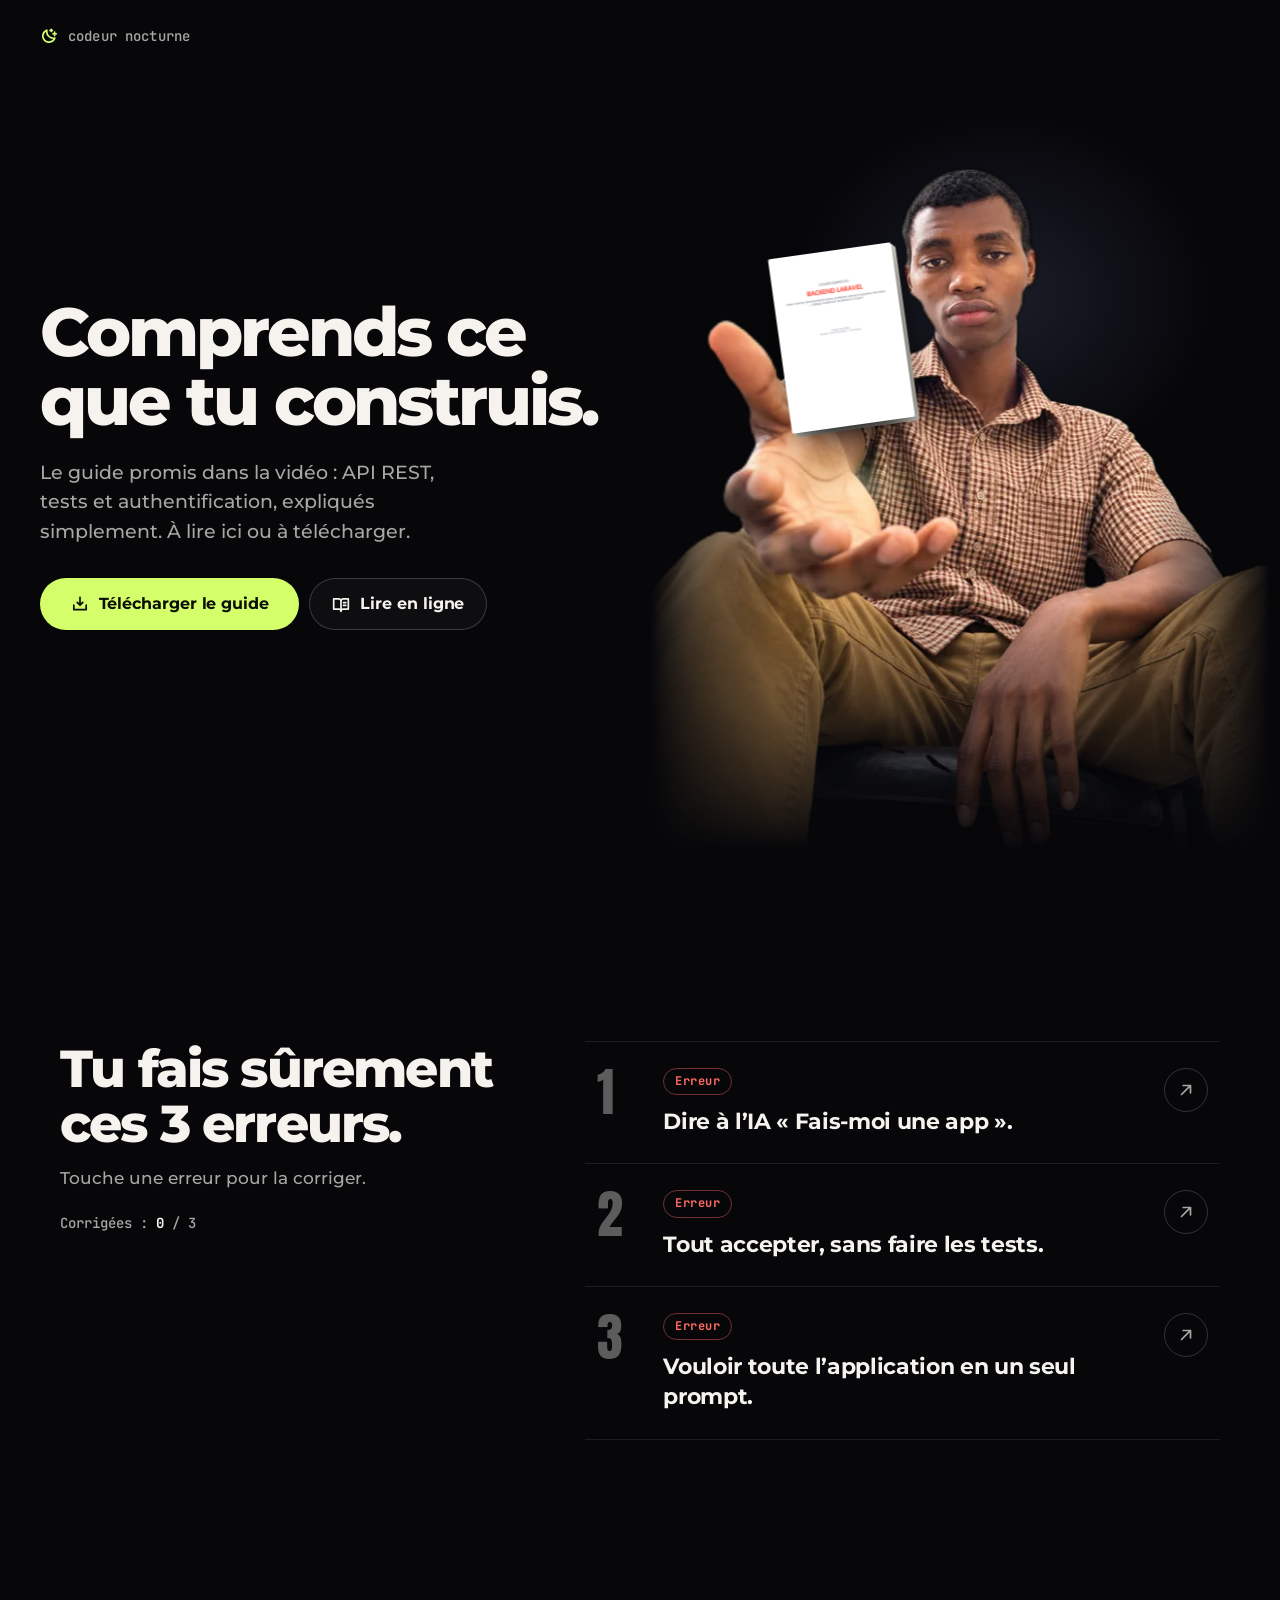
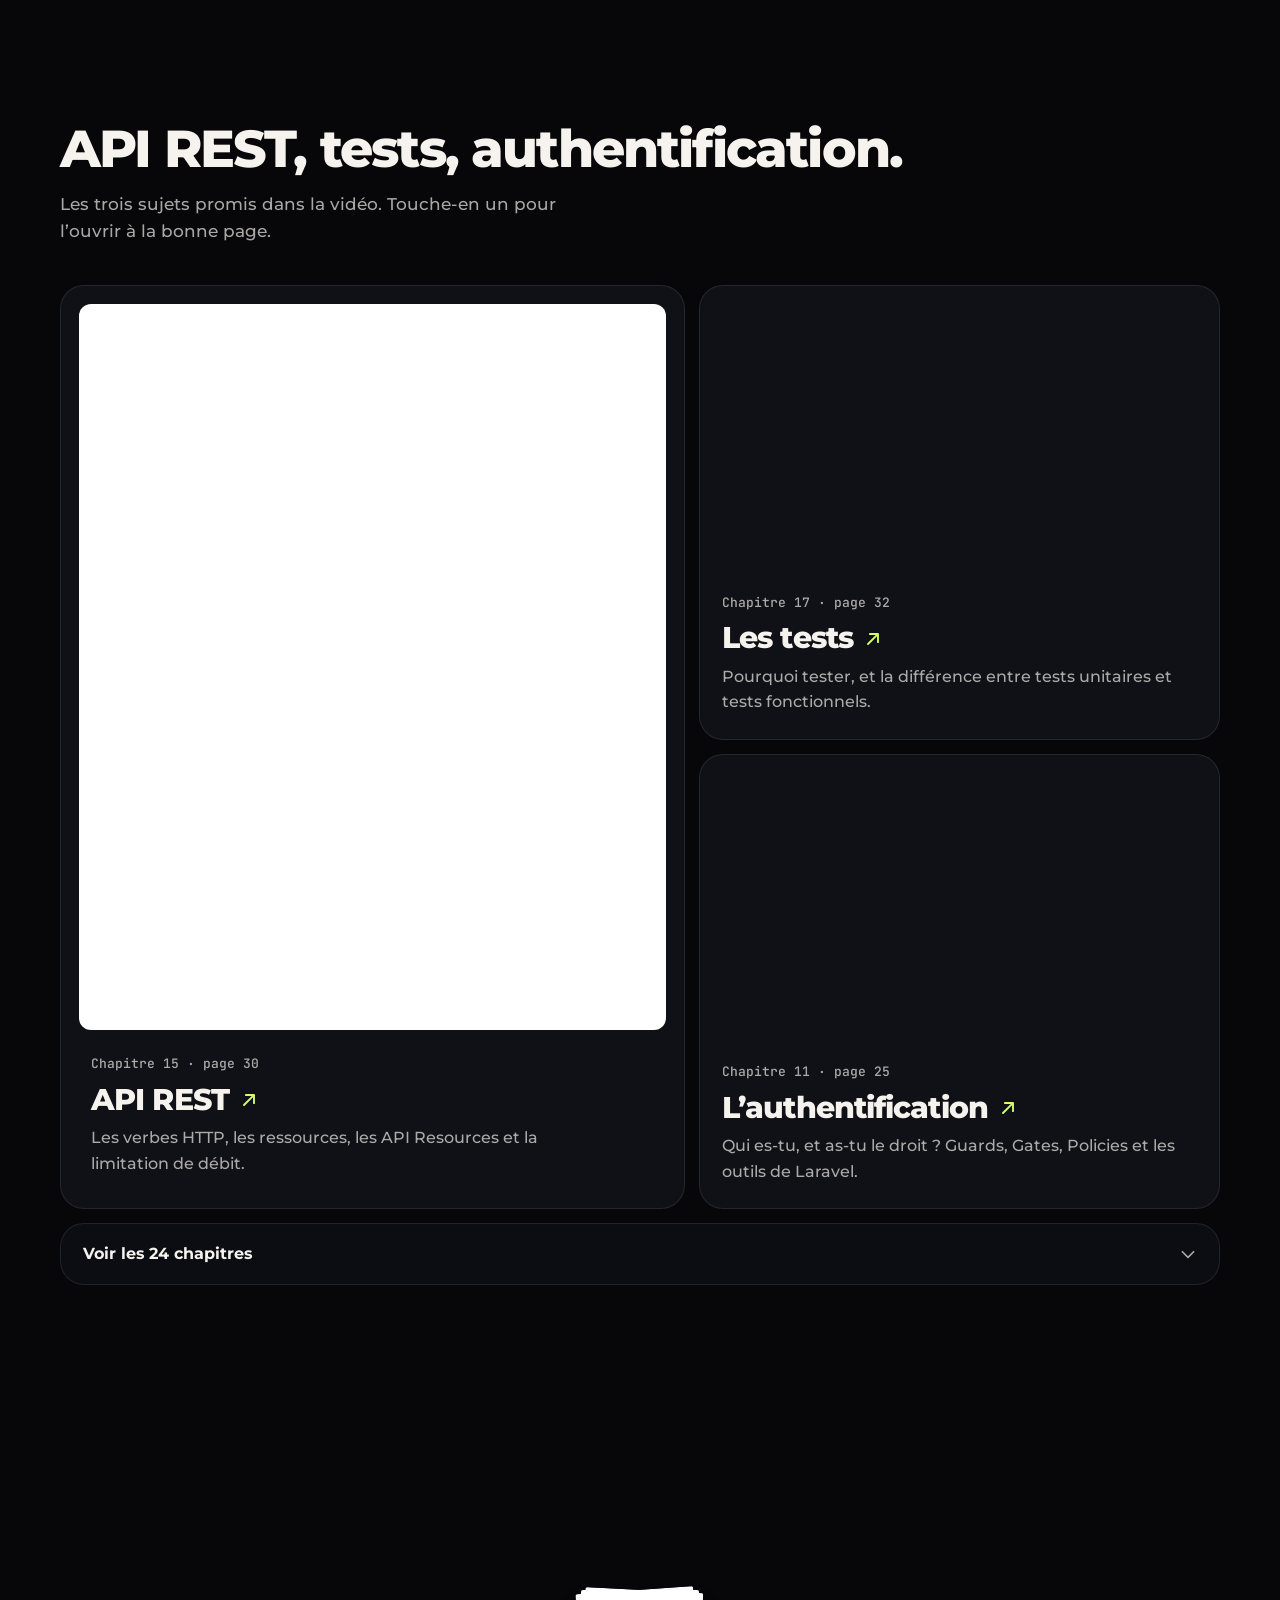
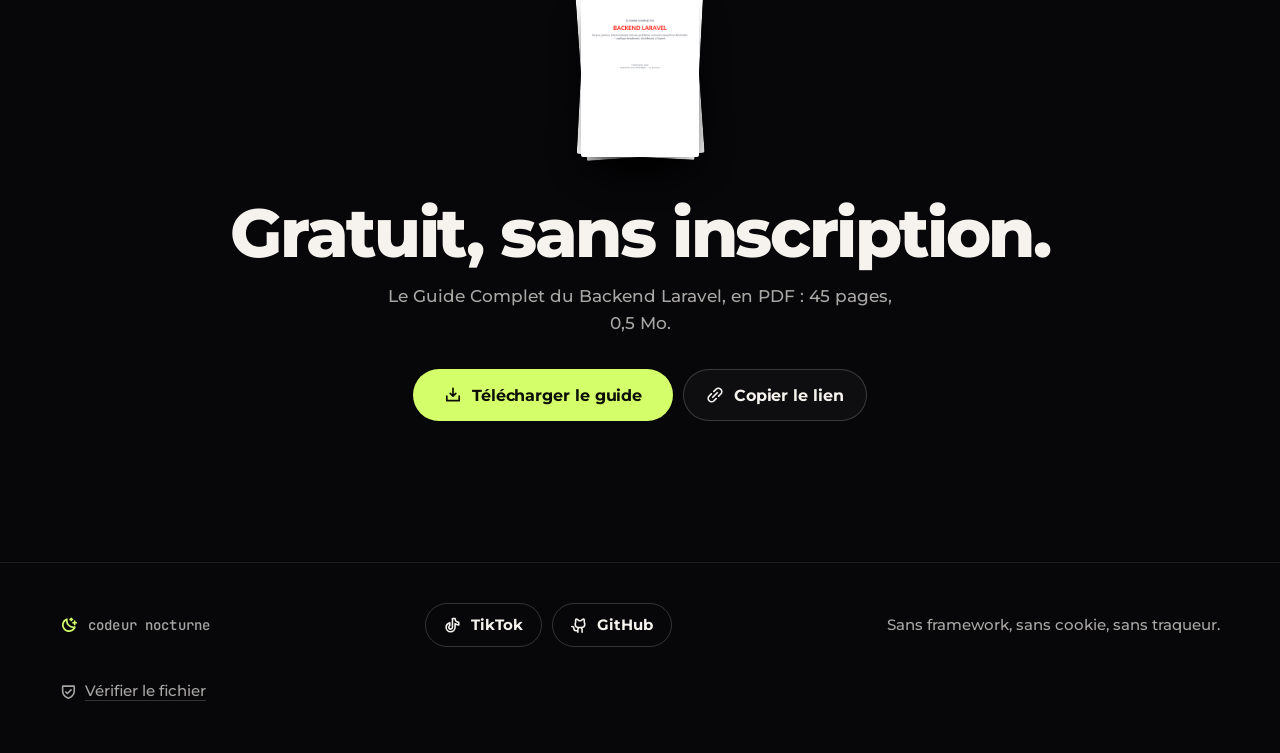
<file: index.html>
<!doctype html>
<html lang="fr">
<head>
  <meta charset="utf-8">
  <meta http-equiv="Content-Security-Policy" content="default-src 'none'; script-src 'self'; style-src 'self'; img-src 'self'; font-src 'self'; connect-src 'none'; frame-src 'none'; object-src 'none'; manifest-src 'none'; base-uri 'none'; form-action 'none'; require-trusted-types-for 'script'; trusted-types 'none'; upgrade-insecure-requests">
  <meta name="referrer" content="strict-origin-when-cross-origin">
  <meta name="viewport" content="width=device-width, initial-scale=1, viewport-fit=cover">
  <title>Comprends ce que tu construis | Codeur Nocturne</title>
  <meta name="description" content="Le guide promis dans la vidéo : API REST, tests et authentification expliqués simplement. 45 pages, gratuit, sans inscription.">
  <meta name="color-scheme" content="dark">
  <meta name="theme-color" content="#07070a">
  <link rel="canonical" href="https://doc-codeur-nocturne.vercel.app/">

  <meta property="og:type" content="website">
  <meta property="og:locale" content="fr_FR">
  <meta property="og:site_name" content="Codeur Nocturne">
  <meta property="og:title" content="Comprends ce que tu construis">
  <meta property="og:description" content="Le guide gratuit promis dans la vidéo : API REST, tests et authentification. 45 pages, sans inscription.">
  <meta property="og:url" content="https://doc-codeur-nocturne.vercel.app/">
  <meta property="og:image" content="https://doc-codeur-nocturne.vercel.app/og.jpg">
  <meta property="og:image:width" content="1200">
  <meta property="og:image:height" content="630">
  <meta property="og:image:alt" content="Codeur Nocturne tend la main, le guide flotte au-dessus de sa paume.">
  <meta name="twitter:card" content="summary_large_image">

  <link rel="icon" href="favicon.svg" type="image/svg+xml">
  <link rel="apple-touch-icon" href="apple-touch-icon.png">
  <link rel="preload" href="assets/fonts/montserrat.woff2" as="font" type="font/woff2" crossorigin>
  <link rel="preload" as="image" href="assets/img/codeur-nocturne-860.webp" imagesrcset="assets/img/codeur-nocturne-640.webp 640w, assets/img/codeur-nocturne-860.webp 860w, assets/img/codeur-nocturne.webp 1086w" imagesizes="(min-width: 960px) 44vw, 118vw" fetchpriority="high">
  <link rel="stylesheet" href="assets/css/site.css">
  <script src="assets/js/site.js" defer></script>
</head>
<body>
  <a class="skip" href="#contenu">Aller au contenu</a>

  <svg class="sprite" aria-hidden="true" focusable="false">
    <symbol id="i-moon" viewBox="0 0 256 256"><path d="M244,96a12,12,0,0,1-12,12H220v12a12,12,0,0,1-24,0V108H184a12,12,0,0,1,0-24h12V72a12,12,0,0,1,24,0V84h12A12,12,0,0,1,244,96ZM144,60h4v4a12,12,0,0,0,24,0V60h4a12,12,0,0,0,0-24h-4V32a12,12,0,0,0-24,0v4h-4a12,12,0,0,0,0,24Zm75.81,90.38A12,12,0,0,1,222,162.3,100,100,0,1,1,93.7,34a12,12,0,0,1,15.89,13.6A85.12,85.12,0,0,0,108,64a84.09,84.09,0,0,0,84,84,85.22,85.22,0,0,0,16.37-1.59A12,12,0,0,1,219.81,150.38ZM190,172A108.13,108.13,0,0,1,84,66,76,76,0,1,0,190,172Z"/></symbol>
    <symbol id="i-download" viewBox="0 0 256 256"><path d="M228,144v64a12,12,0,0,1-12,12H40a12,12,0,0,1-12-12V144a12,12,0,0,1,24,0v52H204V144a12,12,0,0,1,24,0Zm-108.49,8.49a12,12,0,0,0,17,0l40-40a12,12,0,0,0-17-17L140,115V32a12,12,0,0,0-24,0v83L96.49,95.51a12,12,0,0,0-17,17Z"/></symbol>
    <symbol id="i-book" viewBox="0 0 256 256"><path d="M232,44H160a43.86,43.86,0,0,0-32,13.85A43.86,43.86,0,0,0,96,44H24A12,12,0,0,0,12,56V200a12,12,0,0,0,12,12H96a20,20,0,0,1,20,20,12,12,0,0,0,24,0,20,20,0,0,1,20-20h72a12,12,0,0,0,12-12V56A12,12,0,0,0,232,44ZM96,188H36V68H96a20,20,0,0,1,20,20V192.81A43.79,43.79,0,0,0,96,188Zm124,0H160a43.71,43.71,0,0,0-20,4.83V88a20,20,0,0,1,20-20h60ZM164,96h32a12,12,0,0,1,0,24H164a12,12,0,0,1,0-24Zm44,52a12,12,0,0,1-12,12H164a12,12,0,0,1,0-24h32A12,12,0,0,1,208,148Z"/></symbol>
    <symbol id="i-check" viewBox="0 0 256 256"><path d="M232.49,80.49l-128,128a12,12,0,0,1-17,0l-56-56a12,12,0,1,1,17-17L96,183,215.51,63.51a12,12,0,0,1,17,17Z"/></symbol>
    <symbol id="i-arrow" viewBox="0 0 256 256"><path d="M204,64V168a12,12,0,0,1-24,0V93L72.49,200.49a12,12,0,0,1-17-17L163,76H88a12,12,0,0,1,0-24H192A12,12,0,0,1,204,64Z"/></symbol>
    <symbol id="i-caret" viewBox="0 0 256 256"><path d="M216.49,104.49l-80,80a12,12,0,0,1-17,0l-80-80a12,12,0,0,1,17-17L128,159l71.51-71.52a12,12,0,0,1,17,17Z"/></symbol>
    <symbol id="i-link" viewBox="0 0 256 256"><path d="M87.5,151.52l64-64a12,12,0,0,1,17,17l-64,64a12,12,0,0,1-17-17Zm131-114a60.08,60.08,0,0,0-84.87,0L103.51,67.61a12,12,0,0,0,17,17l30.07-30.06a36,36,0,0,1,50.93,50.92L171.4,135.52a12,12,0,1,0,17,17l30.08-30.06A60.09,60.09,0,0,0,218.45,37.55ZM135.52,171.4l-30.07,30.08a36,36,0,0,1-50.92-50.93l30.06-30.07a12,12,0,0,0-17-17L37.55,133.58a60,60,0,0,0,84.88,84.87l30.06-30.07a12,12,0,0,0-17-17Z"/></symbol>
    <symbol id="i-x" viewBox="0 0 256 256"><path d="M208.49,191.51a12,12,0,0,1-17,17L128,145,64.49,208.49a12,12,0,0,1-17-17L111,128,47.51,64.49a12,12,0,0,1,17-17L128,111l63.51-63.52a12,12,0,0,1,17,17L145,128Z"/></symbol>
    <symbol id="i-zoom-in" viewBox="0 0 256 256"><path d="M156,112a12,12,0,0,1-12,12H124v20a12,12,0,0,1-24,0V124H80a12,12,0,0,1,0-24h20V80a12,12,0,0,1,24,0v20h20A12,12,0,0,1,156,112Zm76.49,120.49a12,12,0,0,1-17,0L168,185a92.12,92.12,0,1,1,17-17l47.54,47.53A12,12,0,0,1,232.49,232.49ZM112,180a68,68,0,1,0-68-68A68.08,68.08,0,0,0,112,180Z"/></symbol>
    <symbol id="i-zoom-out" viewBox="0 0 256 256"><path d="M156,112a12,12,0,0,1-12,12H80a12,12,0,0,1,0-24h64A12,12,0,0,1,156,112Zm76.49,120.49a12,12,0,0,1-17,0L168,185a92.12,92.12,0,1,1,17-17l47.54,47.53A12,12,0,0,1,232.49,232.49ZM112,180a68,68,0,1,0-68-68A68.08,68.08,0,0,0,112,180Z"/></symbol>
    <symbol id="i-tiktok" viewBox="0 0 256 256"><path d="M224,68a44.05,44.05,0,0,1-44-44,12,12,0,0,0-12-12H128a12,12,0,0,0-12,12V156a16,16,0,1,1-22.85-14.47A12,12,0,0,0,100,130.69V88A12,12,0,0,0,85.9,76.19a79.35,79.35,0,0,0-47.08,27.74A81.84,81.84,0,0,0,20,156a80,80,0,0,0,160,0V122.67A107.47,107.47,0,0,0,224,132a12,12,0,0,0,12-12V80A12,12,0,0,0,224,68Zm-12,39.15a83.05,83.05,0,0,1-37-14.91A12,12,0,0,0,156,102v54a56,56,0,0,1-112,0,57.86,57.86,0,0,1,32-51.56V124a40,40,0,1,0,64,32V36h17.06A68.21,68.21,0,0,0,212,90.94Z"/></symbol>
    <symbol id="i-github" viewBox="0 0 256 256"><path d="M212.62,75.17A63.7,63.7,0,0,0,206.39,26,12,12,0,0,0,196,20a63.71,63.71,0,0,0-50,24H126A63.71,63.71,0,0,0,76,20a12,12,0,0,0-10.39,6,63.7,63.7,0,0,0-6.23,49.17A61.5,61.5,0,0,0,52,104v8a60.1,60.1,0,0,0,45.76,58.28A43.66,43.66,0,0,0,92,192v4H76a20,20,0,0,1-20-20,44.05,44.05,0,0,0-44-44,12,12,0,0,0,0,24,20,20,0,0,1,20,20,44.05,44.05,0,0,0,44,44H92v12a12,12,0,0,0,24,0V192a20,20,0,0,1,40,0v40a12,12,0,0,0,24,0V192a43.66,43.66,0,0,0-5.76-21.72A60.1,60.1,0,0,0,220,112v-8A61.5,61.5,0,0,0,212.62,75.17ZM196,112a36,36,0,0,1-36,36H112a36,36,0,0,1-36-36v-8a37.87,37.87,0,0,1,6.13-20.12,11.65,11.65,0,0,0,1.58-11.49,39.9,39.9,0,0,1-.4-27.72,39.87,39.87,0,0,1,26.41,17.8A12,12,0,0,0,119.82,68h32.35a12,12,0,0,0,10.11-5.53,39.84,39.84,0,0,1,26.41-17.8,39.9,39.9,0,0,1-.4,27.72,12,12,0,0,0,1.61,11.53A37.85,37.85,0,0,1,196,104Z"/></symbol>
    <symbol id="i-shield" viewBox="0 0 256 256"><path d="M208,36H48A20,20,0,0,0,28,56v56c0,54.29,26.32,87.22,48.4,105.29,23.71,19.39,47.44,26,48.44,26.29a12.1,12.1,0,0,0,6.32,0c1-.28,24.73-6.9,48.44-26.29,22.08-18.07,48.4-51,48.4-105.29V56A20,20,0,0,0,208,36Zm-4,76c0,35.71-13.09,64.69-38.91,86.15A126.28,126.28,0,0,1,128,219.38a126.14,126.14,0,0,1-37.09-21.23C65.09,176.69,52,147.71,52,112V60H204ZM79.51,144.49a12,12,0,1,1,17-17L112,143l47.51-47.52a12,12,0,0,1,17,17l-56,56a12,12,0,0,1-17,0Z"/></symbol>
  </svg>

  <header class="topbar">
    <p class="mark"><svg class="icon" aria-hidden="true"><use href="#i-moon"/></svg>codeur nocturne</p>
  </header>

  <main id="contenu">
    <section class="hero" aria-labelledby="hero-title">
      <div class="hero-copy">
        <h1 id="hero-title">Comprends ce que tu construis.</h1>
        <p class="lede">Le guide promis dans la vidéo&nbsp;: API REST, tests et authentification, expliqués simplement. À&nbsp;lire ici ou à télécharger.</p>
      </div>

      <div class="hero-visual">
        <div class="photo">
          <img class="portrait" src="assets/img/codeur-nocturne-860.webp" srcset="assets/img/codeur-nocturne-640.webp 640w, assets/img/codeur-nocturne-860.webp 860w, assets/img/codeur-nocturne.webp 1086w" sizes="(min-width: 960px) 44vw, 118vw" width="1086" height="1448" alt="Codeur Nocturne, assis, te tend la main. Le guide flotte au-dessus de sa paume." fetchpriority="high" decoding="async">
          <span class="palm-glow" aria-hidden="true"></span>
          <div class="doc-float">
            <a class="doc" href="guide/Guide-Complet-Backend-Laravel.pdf" data-read="1" aria-label="Feuilleter le guide">
              <span class="doc-tilt"><img src="assets/img/cover.webp" width="520" height="736" alt=""></span>
            </a>
          </div>
        </div>
      </div>

      <div class="hero-actions" data-actions>
        <div class="actions">
          <a class="btn btn-primary" href="guide/Guide-Complet-Backend-Laravel.pdf" download data-download>
            <span class="btn-swap">
              <span class="btn-idle"><svg class="icon" aria-hidden="true"><use href="#i-download"/></svg>Télécharger le guide</span>
              <span class="btn-done" aria-hidden="true"><svg class="icon" aria-hidden="true"><use href="#i-check"/></svg>Téléchargement lancé</span>
            </span>
          </a>
          <a class="btn btn-ghost" href="guide/Guide-Complet-Backend-Laravel.pdf" data-read="1"><svg class="icon" aria-hidden="true"><use href="#i-book"/></svg>Lire en ligne</a>
        </div>
        <p class="note" role="status" data-note></p>
      </div>
    </section>

    <section class="errors" aria-labelledby="errors-title">
      <div class="wrap errors-grid">
        <div class="errors-head">
          <h2 id="errors-title">Tu fais sûrement ces 3&nbsp;erreurs.</h2>
          <p class="section-lede">Touche une erreur pour la corriger.</p>
          <p class="score" data-score-wrap>Corrigées&nbsp;: <span data-score>0</span>&nbsp;/&nbsp;3</p>
        </div>

        <div class="errors-body">
          <ol class="err-list">
            <li>
              <button class="err" type="button" aria-pressed="false" data-err>
                <span class="err-num" aria-hidden="true">1</span>
                <span class="err-main">
                  <span class="swap swap-tag"><span class="tag tag-bad is-off">Erreur</span><span class="tag tag-good is-on">Corrigée</span></span>
                  <span class="err-bad">Dire à l’IA «&nbsp;Fais-moi une app&nbsp;».</span>
                  <span class="err-fix"><span class="err-good">Donne-lui le contexte, les fonctionnalités attendues et les contraintes. Plus ton prompt est précis, meilleur sera le résultat.</span></span>
                </span>
                <span class="err-icon" aria-hidden="true"><svg class="icon is-off"><use href="#i-arrow"/></svg><svg class="icon is-on"><use href="#i-check"/></svg></span>
              </button>
            </li>
            <li>
              <button class="err" type="button" aria-pressed="false" data-err>
                <span class="err-num" aria-hidden="true">2</span>
                <span class="err-main">
                  <span class="swap swap-tag"><span class="tag tag-bad is-off">Erreur</span><span class="tag tag-good is-on">Corrigée</span></span>
                  <span class="err-bad">Tout accepter, sans faire les tests.</span>
                  <span class="err-fix"><span class="err-good">Demande à l’IA d’écrire et de lancer les tests&nbsp;: unitaires pour les petites portions de code, fonctionnels pour tes fonctionnalités.</span></span>
                </span>
                <span class="err-icon" aria-hidden="true"><svg class="icon is-off"><use href="#i-arrow"/></svg><svg class="icon is-on"><use href="#i-check"/></svg></span>
              </button>
            </li>
            <li>
              <button class="err" type="button" aria-pressed="false" data-err>
                <span class="err-num" aria-hidden="true">3</span>
                <span class="err-main">
                  <span class="swap swap-tag"><span class="tag tag-bad is-off">Erreur</span><span class="tag tag-good is-on">Corrigée</span></span>
                  <span class="err-bad">Vouloir toute l’application en un seul prompt.</span>
                  <span class="err-fix"><span class="err-good">Avance étape par étape&nbsp;: une fonctionnalité, un test, puis l’étape suivante.</span></span>
                </span>
                <span class="err-icon" aria-hidden="true"><svg class="icon is-off"><use href="#i-arrow"/></svg><svg class="icon is-on"><use href="#i-check"/></svg></span>
              </button>
            </li>
          </ol>

          <div class="err-done" data-done hidden>
            <p>Les 3 sont corrigées. Pour que l’IA travaille vraiment pour toi, il faut savoir ce que tu lui demandes&nbsp;: c’est tout l’objet du guide.</p>
            <a class="btn btn-ghost" href="guide/Guide-Complet-Backend-Laravel.pdf" data-read="1"><svg class="icon" aria-hidden="true"><use href="#i-book"/></svg>Lire en ligne</a>
          </div>
        </div>
      </div>
    </section>

    <section class="topics" aria-labelledby="topics-title">
      <div class="wrap">
        <h2 id="topics-title">API REST, tests, authentification.</h2>
        <p class="section-lede">Les trois sujets promis dans la vidéo. Touche-en un pour l’ouvrir à la bonne page.</p>

        <div class="bento">
          <a class="tile tile-api" href="guide/Guide-Complet-Backend-Laravel.pdf#page=30" data-read="30">
            <span class="tile-media"><img src="assets/img/ch-api.webp" width="900" height="908" alt="" loading="lazy" decoding="async"></span>
            <span class="tile-body">
              <span class="tile-meta">Chapitre 15 · page 30</span>
              <h3 class="tile-title">API REST <svg class="icon" aria-hidden="true"><use href="#i-arrow"/></svg></h3>
              <span class="tile-text">Les verbes HTTP, les ressources, les API Resources et la limitation de débit.</span>
            </span>
          </a>
          <a class="tile" href="guide/Guide-Complet-Backend-Laravel.pdf#page=32" data-read="32">
            <span class="tile-media"><img src="assets/img/ch-tests.webp" width="900" height="500" alt="" loading="lazy" decoding="async"></span>
            <span class="tile-body">
              <span class="tile-meta">Chapitre 17 · page 32</span>
              <h3 class="tile-title">Les tests <svg class="icon" aria-hidden="true"><use href="#i-arrow"/></svg></h3>
              <span class="tile-text">Pourquoi tester, et la différence entre tests unitaires et tests fonctionnels.</span>
            </span>
          </a>
          <a class="tile" href="guide/Guide-Complet-Backend-Laravel.pdf#page=25" data-read="25">
            <span class="tile-media"><img src="assets/img/ch-auth.webp" width="900" height="500" alt="" loading="lazy" decoding="async"></span>
            <span class="tile-body">
              <span class="tile-meta">Chapitre 11 · page 25</span>
              <h3 class="tile-title">L’authentification <svg class="icon" aria-hidden="true"><use href="#i-arrow"/></svg></h3>
              <span class="tile-text">Qui es-tu, et as-tu le droit&nbsp;? Guards, Gates, Policies et les outils de Laravel.</span>
            </span>
          </a>
        </div>

        <details class="toc">
          <summary><span>Voir les 24 chapitres</span><svg class="icon" aria-hidden="true"><use href="#i-caret"/></svg></summary>
          <ol class="toc-list">
            <li><a href="guide/Guide-Complet-Backend-Laravel.pdf#page=3" data-read="3"><span class="toc-n">1</span><span class="toc-t">Introduction&nbsp;: le monde du backend et de Laravel</span><span class="toc-p">p.&nbsp;3</span></a></li>
            <li><a href="guide/Guide-Complet-Backend-Laravel.pdf#page=5" data-read="5"><span class="toc-n">2</span><span class="toc-t">L’architecture MVC et le cycle de vie d’une requête</span><span class="toc-p">p.&nbsp;5</span></a></li>
            <li><a href="guide/Guide-Complet-Backend-Laravel.pdf#page=6" data-read="6"><span class="toc-n">3</span><span class="toc-t">Installation et structure d’un projet Laravel</span><span class="toc-p">p.&nbsp;6</span></a></li>
            <li><a href="guide/Guide-Complet-Backend-Laravel.pdf#page=8" data-read="8"><span class="toc-n">4</span><span class="toc-t">Le routage</span><span class="toc-p">p.&nbsp;8</span></a></li>
            <li><a href="guide/Guide-Complet-Backend-Laravel.pdf#page=11" data-read="11"><span class="toc-n">5</span><span class="toc-t">Les contrôleurs</span><span class="toc-p">p.&nbsp;11</span></a></li>
            <li><a href="guide/Guide-Complet-Backend-Laravel.pdf#page=13" data-read="13"><span class="toc-n">6</span><span class="toc-t">Requêtes, validation et réponses</span><span class="toc-p">p.&nbsp;13</span></a></li>
            <li><a href="guide/Guide-Complet-Backend-Laravel.pdf#page=15" data-read="15"><span class="toc-n">7</span><span class="toc-t">Eloquent ORM et base de données</span><span class="toc-p">p.&nbsp;15</span></a></li>
            <li><a href="guide/Guide-Complet-Backend-Laravel.pdf#page=21" data-read="21"><span class="toc-n">8</span><span class="toc-t">Blade&nbsp;: le moteur de templates</span><span class="toc-p">p.&nbsp;21</span></a></li>
            <li><a href="guide/Guide-Complet-Backend-Laravel.pdf#page=22" data-read="22"><span class="toc-n">9</span><span class="toc-t">Les middlewares</span><span class="toc-p">p.&nbsp;22</span></a></li>
            <li><a href="guide/Guide-Complet-Backend-Laravel.pdf#page=23" data-read="23"><span class="toc-n">10</span><span class="toc-t">Service Container, Service Providers et Facades</span><span class="toc-p">p.&nbsp;23</span></a></li>
            <li class="is-key"><a href="guide/Guide-Complet-Backend-Laravel.pdf#page=25" data-read="25"><span class="toc-n">11</span><span class="toc-t">Authentification et autorisation</span><span class="toc-p">p.&nbsp;25</span></a></li>
            <li><a href="guide/Guide-Complet-Backend-Laravel.pdf#page=26" data-read="26"><span class="toc-n">12</span><span class="toc-t">Events, Listeners et Observers</span><span class="toc-p">p.&nbsp;26</span></a></li>
            <li><a href="guide/Guide-Complet-Backend-Laravel.pdf#page=28" data-read="28"><span class="toc-n">13</span><span class="toc-t">Jobs, queues et traitement asynchrone</span><span class="toc-p">p.&nbsp;28</span></a></li>
            <li><a href="guide/Guide-Complet-Backend-Laravel.pdf#page=29" data-read="29"><span class="toc-n">14</span><span class="toc-t">Notifications et Mailables</span><span class="toc-p">p.&nbsp;29</span></a></li>
            <li class="is-key"><a href="guide/Guide-Complet-Backend-Laravel.pdf#page=30" data-read="30"><span class="toc-n">15</span><span class="toc-t">Construire une API REST avec Laravel</span><span class="toc-p">p.&nbsp;30</span></a></li>
            <li><a href="guide/Guide-Complet-Backend-Laravel.pdf#page=31" data-read="31"><span class="toc-n">16</span><span class="toc-t">Stockage de fichiers, cache et sessions</span><span class="toc-p">p.&nbsp;31</span></a></li>
            <li class="is-key"><a href="guide/Guide-Complet-Backend-Laravel.pdf#page=32" data-read="32"><span class="toc-n">17</span><span class="toc-t">Les tests automatisés</span><span class="toc-p">p.&nbsp;32</span></a></li>
            <li><a href="guide/Guide-Complet-Backend-Laravel.pdf#page=33" data-read="33"><span class="toc-n">18</span><span class="toc-t">Artisan CLI&nbsp;: les commandes essentielles</span><span class="toc-p">p.&nbsp;33</span></a></li>
            <li><a href="guide/Guide-Complet-Backend-Laravel.pdf#page=34" data-read="34"><span class="toc-n">19</span><span class="toc-t">Les design patterns de Laravel</span><span class="toc-p">p.&nbsp;34</span></a></li>
            <li><a href="guide/Guide-Complet-Backend-Laravel.pdf#page=35" data-read="35"><span class="toc-n">20</span><span class="toc-t">Glossaire du jargon backend, de A à Z</span><span class="toc-p">p.&nbsp;35</span></a></li>
            <li><a href="guide/Guide-Complet-Backend-Laravel.pdf#page=40" data-read="40"><span class="toc-n">21</span><span class="toc-t">Problèmes courants et leurs solutions</span><span class="toc-p">p.&nbsp;40</span></a></li>
            <li><a href="guide/Guide-Complet-Backend-Laravel.pdf#page=42" data-read="42"><span class="toc-n">22</span><span class="toc-t">Questions d’entretien fréquentes</span><span class="toc-p">p.&nbsp;42</span></a></li>
            <li><a href="guide/Guide-Complet-Backend-Laravel.pdf#page=44" data-read="44"><span class="toc-n">23</span><span class="toc-t">Se préparer à un entretien backend</span><span class="toc-p">p.&nbsp;44</span></a></li>
            <li><a href="guide/Guide-Complet-Backend-Laravel.pdf#page=45" data-read="45"><span class="toc-n">24</span><span class="toc-t">Pour aller plus loin</span><span class="toc-p">p.&nbsp;45</span></a></li>
          </ol>
        </details>
      </div>
    </section>

    <section class="get" id="telecharger" aria-labelledby="get-title">
      <div class="wrap get-inner" data-actions>
        <div class="stack" aria-hidden="true">
          <img src="assets/img/t25.webp" width="300" height="425" alt="" loading="lazy" decoding="async">
          <img src="assets/img/t30.webp" width="300" height="425" alt="" loading="lazy" decoding="async">
          <img src="assets/img/t01.webp" width="300" height="425" alt="" loading="lazy" decoding="async">
        </div>
        <h2 id="get-title">Gratuit, <span class="nowrap">sans inscription.</span></h2>
        <p class="section-lede">Le Guide Complet du Backend Laravel, en PDF&nbsp;: 45&nbsp;pages, 0,5&nbsp;Mo.</p>
        <div class="actions">
          <a class="btn btn-primary" href="guide/Guide-Complet-Backend-Laravel.pdf" download data-download>
            <span class="btn-swap">
              <span class="btn-idle"><svg class="icon" aria-hidden="true"><use href="#i-download"/></svg>Télécharger le guide</span>
              <span class="btn-done" aria-hidden="true"><svg class="icon" aria-hidden="true"><use href="#i-check"/></svg>Téléchargement lancé</span>
            </span>
          </a>
          <button class="btn btn-ghost" type="button" data-copy hidden>
            <span class="btn-swap">
              <span class="btn-idle"><svg class="icon" aria-hidden="true"><use href="#i-link"/></svg>Copier le lien</span>
              <span class="btn-done" aria-hidden="true"><svg class="icon" aria-hidden="true"><use href="#i-check"/></svg>Lien copié</span>
            </span>
          </button>
        </div>
        <p class="note" role="status" data-note data-inapp-note></p>
      </div>
    </section>
  </main>

  <footer class="foot">
    <div class="wrap foot-inner">
      <p class="mark"><svg class="icon" aria-hidden="true"><use href="#i-moon"/></svg>codeur nocturne</p>
      <ul class="social">
        <li><a href="https://www.tiktok.com/@codeur_nocturne" rel="me noopener"><svg class="icon" aria-hidden="true"><use href="#i-tiktok"/></svg>TikTok</a></li>
        <li><a href="https://github.com/codeurNocturne" rel="me noopener"><svg class="icon" aria-hidden="true"><use href="#i-github"/></svg>GitHub</a></li>
      </ul>
      <p class="foot-note">Sans framework, sans cookie, sans traqueur.</p>
      <details class="verify">
        <summary><svg class="icon" aria-hidden="true"><use href="#i-shield"/></svg>Vérifier le fichier</summary>
        <div class="verify-body">
          <p>Empreinte SHA-256 du PDF&nbsp;:</p>
          <code class="hash">4982211b40427683f4d4bf6fa93f9d68456e7390bc4965421fcadb486d5e8784</code>
          <p>Sous Windows&nbsp;: <code>certutil -hashfile Guide-Complet-Backend-Laravel.pdf SHA256</code></p>
          <p>Sur Mac ou Linux&nbsp;: <code>shasum -a 256 Guide-Complet-Backend-Laravel.pdf</code></p>
        </div>
      </details>
    </div>
  </footer>

  <dialog class="reader" id="reader" aria-labelledby="reader-title">
    <div class="reader-shell">
      <div class="reader-bar">
        <div class="reader-info">
          <p class="reader-title" id="reader-title">Guide Backend Laravel</p>
          <p class="reader-count">Page <span id="reader-now">1</span> sur 45</p>
        </div>
        <button class="icon-btn" type="button" aria-pressed="false" aria-label="Agrandir les pages" data-zoom>
          <svg class="icon zoom-in" aria-hidden="true"><use href="#i-zoom-in"/></svg>
          <svg class="icon zoom-out" aria-hidden="true"><use href="#i-zoom-out"/></svg>
        </button>
        <a class="icon-btn" href="guide/Guide-Complet-Backend-Laravel.pdf" download aria-label="Télécharger le PDF"><svg class="icon" aria-hidden="true"><use href="#i-download"/></svg></a>
        <button class="icon-btn" type="button" aria-label="Fermer la lecture" data-close><svg class="icon" aria-hidden="true"><use href="#i-x"/></svg></button>
      </div>
      <div class="reader-scroll" id="reader-scroll" tabindex="-1">
        <ol class="reader-pages" id="reader-pages"></ol>
      </div>
    </div>
  </dialog>
</body>
</html>
</file>
<file: assets/css/site.css>
/* Codeur Nocturne · guide landing page
   Dark only on purpose: same identity as the video (night coder).
   Radius system: pill for buttons and tags, 24px for surfaces, 12px for media. */

@font-face {
  font-family: "Montserrat";
  src: url("../fonts/montserrat.woff2") format("woff2");
  font-weight: 500 800;
  font-display: swap;
}
@font-face {
  font-family: "JetBrains Mono";
  src: url("../fonts/jetbrains-mono.woff2") format("woff2");
  font-weight: 400 700;
  font-display: swap;
}
@font-face {
  font-family: "Anton";
  src: url("../fonts/anton-digits.woff2") format("woff2");
  font-display: swap;
  unicode-range: U+0020, U+0030-0039, U+002F;
}
/* Arial tuned to Montserrat's metrics, so the swap does not shift the layout. */
@font-face {
  font-family: "Montserrat Fallback";
  src: local("Arial");
  size-adjust: 112.83%;
  ascent-override: 85.79%;
  descent-override: 22.25%;
  line-gap-override: 0%;
}

:root {
  color-scheme: dark;
  --bg: #07070a;
  --bg-raise: #0c0d12;
  --surface: #101117;
  --line: rgb(255 255 255 / 0.09);
  --line-strong: rgb(255 255 255 / 0.18);
  --ink: #f6f3ee;
  --ink-2: rgb(246 243 238 / 0.68);
  --ink-3: rgb(246 243 238 / 0.36);
  --accent: #d4ff6b;
  --accent-soft: rgb(212 255 107 / 0.08);
  --on-accent: #0b0f06;
  --bad: #ff6b63;

  --font-sans: "Montserrat", "Montserrat Fallback", system-ui, sans-serif;
  --font-mono: "JetBrains Mono", ui-monospace, "Cascadia Mono", Consolas, monospace;
  --font-num: "Anton", "Montserrat", sans-serif;

  --r-surface: 24px;
  --r-media: 12px;
  --ease-out: cubic-bezier(0.16, 1, 0.3, 1);
  --gutter: 16px;
  --bar-h: 60px;
}
@media (min-width: 640px) {
  :root { --gutter: 28px; --bar-h: 72px; }
}

/* ---------- Base ---------- */
*, *::before, *::after { box-sizing: border-box; }
html {
  -webkit-text-size-adjust: 100%;
  text-size-adjust: 100%;
  scroll-behavior: smooth;
}
html:has(.reader[open]) { overflow: hidden; }
body {
  margin: 0;
  min-width: 320px;
  background: var(--bg);
  color: var(--ink);
  font-family: var(--font-sans);
  font-size: 1rem;
  font-weight: 500;
  line-height: 1.6;
  -webkit-font-smoothing: antialiased;
  -moz-osx-font-smoothing: grayscale;
}
h1, h2, h3, p, ol, ul { margin: 0; }
img { max-width: 100%; }
a { color: inherit; }
button { font: inherit; color: inherit; }
a, button, summary { -webkit-tap-highlight-color: transparent; touch-action: manipulation; }
:focus-visible { outline: 2px solid var(--accent); outline-offset: 3px; border-radius: 8px; }
::selection { background: var(--accent); color: var(--on-accent); }
[hidden] { display: none !important; }
.nowrap { white-space: nowrap; }

.sprite { position: absolute; width: 0; height: 0; overflow: hidden; }
.icon { width: 1.125em; height: 1.125em; flex: none; fill: currentColor; }

.skip {
  position: absolute; left: var(--gutter); top: -100px; z-index: 30;
  padding: 10px 16px; border-radius: 999px;
  background: var(--accent); color: var(--on-accent); font-weight: 700; text-decoration: none;
}
.skip:focus { top: 12px; }

.wrap { width: min(100% - 2 * var(--gutter), 1160px); margin-inline: auto; }

h2 {
  font-size: clamp(1.875rem, 3.6vw + 0.9rem, 3.25rem);
  font-weight: 800;
  line-height: 1.06;
  letter-spacing: -0.035em;
  text-wrap: balance;
}
.section-lede { margin-top: 14px; max-width: 46ch; color: var(--ink-2); font-size: 1.0625rem; }

.mark {
  display: inline-flex; align-items: center; gap: 10px;
  font-family: var(--font-mono); font-size: 0.875rem; font-weight: 500;
  letter-spacing: 0.01em; color: var(--ink-2);
}
.mark .icon { width: 18px; height: 18px; color: var(--accent); }

/* ---------- Buttons ---------- */
.actions { display: flex; flex-wrap: wrap; gap: 10px; }
.btn {
  display: inline-flex; align-items: center; justify-content: center; gap: 10px;
  min-height: 52px; padding: 0 22px;
  border-radius: 999px; border: 1px solid transparent;
  font-size: 1rem; font-weight: 700; line-height: 1.2; letter-spacing: -0.005em;
  white-space: nowrap; text-decoration: none; cursor: pointer;
  transition: background-color 0.2s, border-color 0.2s, color 0.2s, scale 0.2s var(--ease-out);
}
.btn:active { scale: 0.97; }
.btn:focus-visible { outline-offset: 4px; border-radius: 999px; }
.btn-primary { background: var(--accent); color: var(--on-accent); }
.btn-primary:hover { background: #e1ff94; }
.btn-ghost { background: rgb(255 255 255 / 0.03); border-color: var(--line-strong); color: var(--ink); }
.btn-ghost:hover { background: rgb(255 255 255 / 0.08); border-color: rgb(255 255 255 / 0.28); }

/* Both labels share one grid cell, so the button keeps its width when the label changes. */
.btn-swap { display: grid; }
.btn-swap > span {
  grid-area: 1 / 1; display: inline-flex; align-items: center; justify-content: center; gap: 10px;
  transition: opacity 0.2s, translate 0.3s var(--ease-out);
}
.btn-done { opacity: 0; translate: 0 6px; }
.is-done .btn-idle { opacity: 0; translate: 0 -6px; }
.is-done .btn-done { opacity: 1; translate: 0 0; }

.note { color: var(--ink-2); font-size: 0.9375rem; max-width: 46ch; }
.note:empty { display: none; }

/* ---------- Top bar ---------- */
.topbar {
  position: absolute; inset: 0 0 auto; z-index: 3;
  height: calc(var(--bar-h) + env(safe-area-inset-top));
  padding: env(safe-area-inset-top) var(--gutter) 0;
  display: flex; align-items: center;
}
@media (min-width: 960px) {
  .topbar { padding-inline: max(40px, (100vw - 1240px) / 2); }
}

/* ---------- Hero ---------- */
.hero {
  position: relative;
  min-height: 100vh;
  min-height: 100svh;
  display: grid;
  grid-template-columns: minmax(0, 1fr);
  grid-template-rows: auto minmax(340px, 1fr) auto;
  padding-top: calc(var(--bar-h) + env(safe-area-inset-top));
  overflow: clip;
  isolation: isolate;
}
.hero-copy { grid-row: 1; grid-column: 1; position: relative; z-index: 2; padding: 4px var(--gutter) 0; }
h1 {
  font-size: clamp(2.125rem, 6.4vw + 0.5rem, 4.25rem);
  font-weight: 800;
  line-height: 1.02;
  letter-spacing: -0.045em;
  text-wrap: balance;
  max-width: 12ch;
}
.lede { margin-top: 16px; max-width: 34ch; color: var(--ink-2); font-size: clamp(1rem, 0.4vw + 0.92rem, 1.1875rem); line-height: 1.55; }

.hero-visual { grid-row: 2 / 4; grid-column: 1; position: relative; z-index: 0; }
.hero-actions {
  grid-row: 3; grid-column: 1; position: relative; z-index: 2;
  display: grid; gap: 12px;
  padding: 0 var(--gutter) calc(20px + env(safe-area-inset-bottom));
}
.hero-actions .btn { flex: 1 1 auto; }

/* The photo grows from the bottom of the hero. Its top ~12 % is empty
   background, so it tucks under the headline without covering it. */
.photo {
  position: absolute; bottom: 0; left: 50%;
  height: calc(100% * 1.12);
  max-height: 980px;
  aspect-ratio: 1086 / 1448;
  translate: -43% 0;
}
.photo::before {
  /* Moonlight behind the subject, so dark hair stays readable on the background. */
  content: ""; position: absolute; left: 22%; top: 4%; width: 70%; height: 46%;
  background: radial-gradient(closest-side, rgb(150 162 220 / 0.14), transparent);
  z-index: -1;
}
/* The cut-out stops at the knees on both sides: fade the sides only in the
   lower half (the thumb tip sits near the left edge higher up), then fade
   the bottom. Mask = bottom ∩ (upper half ∪ side fade). */
.portrait {
  display: block; width: 100%; height: 100%;
  -webkit-mask-image:
    linear-gradient(to bottom, #000 62%, transparent 94%),
    linear-gradient(to bottom, #000 46%, transparent 56%),
    linear-gradient(to right, transparent, #000 20%, #000 80%, transparent);
  -webkit-mask-composite: source-in, source-over;
  mask-image:
    linear-gradient(to bottom, #000 62%, transparent 94%),
    linear-gradient(to bottom, #000 46%, transparent 56%),
    linear-gradient(to right, transparent, #000 20%, #000 80%, transparent);
  mask-composite: intersect, add;
}

/* Light from the document on the palm. */
.palm-glow {
  position: absolute; left: 16%; top: 44%; width: 32%; height: 12%;
  background: radial-gradient(closest-side, rgb(236 255 190 / 0.42), rgb(212 255 107 / 0.10) 55%, transparent);
  mix-blend-mode: screen;
  pointer-events: none;
}

/* The guide floating above the palm. */
.doc-float { position: absolute; left: 21%; top: 21.5%; width: 20%; z-index: 1; }
.doc {
  display: block; position: relative;
  border-radius: 6px; cursor: pointer;
}
.doc:focus-visible { outline-offset: 8px; }
.doc-tilt {
  display: block; position: relative; isolation: isolate;
  transform: perspective(900px) rotateX(calc(var(--ty, 0) * 1deg)) rotateY(calc(var(--tx, 0) * 1deg)) rotate(-8deg);
  transition: transform 0.6s var(--ease-out), translate 0.4s var(--ease-out), scale 0.4s var(--ease-out);
}
.doc-tilt img {
  display: block; width: 100%; height: auto; border-radius: 2px;
  box-shadow: 0 26px 40px -14px rgb(0 0 0 / 0.8), 0 8px 18px -6px rgb(0 0 0 / 0.5);
}
/* Page edges: 45 pages are not a single sheet. */
.doc-tilt::before, .doc-tilt::after {
  content: ""; position: absolute; inset: 0; z-index: -1; border-radius: 2px;
}
.doc-tilt::before { background: #e4e1da; translate: 2px 2px; }
.doc-tilt::after { background: #c9c5bc; translate: 4px 4px; }
@media (hover: hover) and (pointer: fine) {
  .doc:hover .doc-tilt { translate: 0 -6px; scale: 1.04; }
}

@media (min-width: 960px) {
  .hero {
    grid-template-columns: minmax(0, 1.04fr) minmax(0, 0.96fr);
    grid-template-rows: 1fr auto auto 1.2fr;
    column-gap: 32px;
    padding-inline: max(40px, (100vw - 1240px) / 2);
  }
  .hero-copy { grid-row: 2; padding: 0; }
  .hero-actions { grid-row: 3; padding: 32px 0 0; }
  .hero-actions .btn { flex: 0 0 auto; }
  .hero-visual { grid-row: 1 / -1; grid-column: 2; }
  .photo { height: 100%; translate: -50% 0; }
  .lede { margin-top: 22px; }
}

/* ---------- Errors ---------- */
.errors, .topics, .get { padding-block: clamp(80px, 11vw, 144px); }
.errors-grid { display: grid; gap: 36px; }
.score {
  margin-top: 20px; font-family: var(--font-mono); font-size: 0.875rem; color: var(--ink-2);
  font-variant-numeric: tabular-nums;
}
.score [data-score] { color: var(--ink); font-weight: 700; }
.score.is-progress [data-score] { color: var(--accent); }

.err-list { list-style: none; padding: 0; border-top: 1px solid var(--line); }
.err-list li { border-bottom: 1px solid var(--line); }
.err {
  display: grid; grid-template-columns: 2.25rem minmax(0, 1fr) 44px; gap: 16px;
  align-items: start; width: 100%;
  padding: 26px 8px; margin: 0;
  background: none; border: 0; border-radius: 16px;
  text-align: left; cursor: pointer;
  transition: background-color 0.25s, scale 0.2s var(--ease-out);
}
.err:hover { background: rgb(255 255 255 / 0.025); }
.err:active { scale: 0.99; }
.err:focus-visible { outline-offset: -2px; border-radius: 16px; }
.err-num {
  font-family: var(--font-num); font-size: 2.75rem; line-height: 0.95; color: var(--ink-3);
  transition: color 0.35s;
}
.err-main { display: grid; min-width: 0; }
.swap-tag { justify-self: start; margin-bottom: 12px; }
.swap-tag > * { justify-self: start; }
.tag {
  display: inline-flex; align-items: center; padding: 3px 11px; border-radius: 999px; border: 1px solid;
  font-family: var(--font-mono); font-size: 0.75rem; font-weight: 700; letter-spacing: 0.04em;
}
.tag-bad { color: var(--bad); border-color: rgb(255 107 99 / 0.42); }
.tag-good { color: var(--accent); border-color: rgb(212 255 107 / 0.38); }
.err-bad, .err-good { font-size: clamp(1.125rem, 1vw + 0.9rem, 1.375rem); font-weight: 700; line-height: 1.38; letter-spacing: -0.015em; }
.err-bad {
  text-decoration: line-through rgb(255 107 99 / 0) 2px;
  transition: color 0.35s, text-decoration-color 0.35s;
}
/* The fix unfolds under the struck-out error. */
.err-fix { display: grid; margin-top: 8px; }
.err-good { min-height: 0; overflow: hidden; color: var(--ink-2); }
.err-icon {
  position: relative; width: 44px; height: 44px; border-radius: 999px;
  border: 1px solid var(--line-strong); color: var(--ink-2);
  transition: background-color 0.35s, border-color 0.35s, color 0.35s;
}
.err-icon .icon { position: absolute; inset: 0; margin: auto; width: 18px; height: 18px; transition: opacity 0.25s, scale 0.35s var(--ease-out); }

/* Without JavaScript the list simply shows each error and its fix. */
html:not(.js) .tag-good, html:not(.js) .err-icon { display: none; }
html:not(.js) .err { cursor: default; }

.js .err-fix { grid-template-rows: 0fr; margin-top: 0; transition: grid-template-rows 0.45s var(--ease-out), margin-top 0.45s var(--ease-out); }
.js .err-good { color: var(--ink); opacity: 0; visibility: hidden; translate: 0 -6px; transition: opacity 0.3s, translate 0.45s var(--ease-out), visibility 0s 0.45s; }
.js .err[aria-pressed="true"] .err-bad { color: rgb(246 243 238 / 0.5); text-decoration-color: rgb(255 107 99 / 0.8); }
.js .err[aria-pressed="true"] .err-fix { grid-template-rows: 1fr; margin-top: 12px; }
.js .err[aria-pressed="true"] .err-good { opacity: 1; visibility: visible; translate: 0 0; transition-delay: 0.12s, 0.12s, 0s; }

.js .swap { display: grid; }
.js .swap > * { grid-area: 1 / 1; transition: opacity 0.28s, translate 0.45s var(--ease-out), visibility 0s 0.28s; }
.js .err[aria-pressed="false"] .is-on,
.js .err[aria-pressed="true"] .is-off { opacity: 0; visibility: hidden; }
.js .err[aria-pressed="false"] .swap .is-on { translate: 0 10px; }
.js .err[aria-pressed="true"] .swap .is-off { translate: 0 -10px; }
.js .err[aria-pressed="false"] .swap .is-off,
.js .err[aria-pressed="true"] .swap .is-on { transition-delay: 0.08s, 0.08s, 0s; }
.js .err-icon .is-on { scale: 0.6; }
.js .err[aria-pressed="true"] .err-icon .is-on { scale: 1; }
.err[aria-pressed="true"] .err-num { color: var(--accent); }
.err[aria-pressed="true"] .err-icon { background: var(--accent); border-color: var(--accent); color: var(--on-accent); }

.err-done {
  display: grid; gap: 18px; justify-items: start;
  margin-top: 28px; padding: 22px;
  border-radius: var(--r-surface); background: var(--accent-soft); border: 1px solid rgb(212 255 107 / 0.18);
  transition: opacity 0.4s, translate 0.5s var(--ease-out);
}
.err-done p { max-width: 52ch; }
@starting-style {
  .err-done { opacity: 0; translate: 0 10px; }
}

@media (min-width: 960px) {
  .errors-grid { grid-template-columns: minmax(0, 5fr) minmax(0, 7fr); gap: 72px; align-items: start; }
  .errors-head { position: sticky; top: 48px; }
  .err { padding-inline: 12px; gap: 22px; grid-template-columns: 2.75rem minmax(0, 1fr) 44px; }
  .err-num { font-size: 3.25rem; }
}

/* ---------- Topics ---------- */
.bento { display: grid; gap: 14px; margin-top: 40px; }
.tile {
  display: flex; flex-direction: column;
  border-radius: var(--r-surface); background: var(--surface); border: 1px solid var(--line);
  overflow: hidden; text-decoration: none;
  transition: border-color 0.25s, translate 0.4s var(--ease-out), scale 0.2s var(--ease-out);
}
.tile:hover { border-color: var(--line-strong); translate: 0 -3px; }
.tile:active { scale: 0.99; }
.tile:focus-visible { outline-offset: 4px; border-radius: var(--r-surface); }
.tile-media { display: block; padding: 14px 14px 0; }
.tile-media img {
  display: block; width: 100%; height: auto; border-radius: var(--r-media);
  transition: scale 0.6s var(--ease-out);
}
.tile:hover .tile-media img { scale: 1.015; }
/* The tall tile: the page fills whatever height the grid gives it. */
.tile-api .tile-media { flex: 1 1 auto; position: relative; min-height: 300px; }
.tile-api .tile-media img {
  position: absolute; top: 14px; left: 14px; width: calc(100% - 28px); height: calc(100% - 14px);
  object-fit: contain; object-position: center top; background: #fff;
}
.tile-body { display: grid; gap: 8px; padding: 20px 22px 24px; margin-top: auto; }
.tile-meta { font-family: var(--font-mono); font-size: 0.8125rem; color: var(--ink-2); }
.tile-title {
  display: flex; align-items: center; gap: 10px;
  font-size: clamp(1.375rem, 1.2vw + 1rem, 1.875rem); font-weight: 800; line-height: 1.15; letter-spacing: -0.03em;
}
.tile-title .icon { width: 20px; height: 20px; color: var(--accent); transition: translate 0.35s var(--ease-out); }
.tile:hover .tile-title .icon { translate: 3px -3px; }
.tile-text { color: var(--ink-2); max-width: 42ch; }

@media (min-width: 760px) {
  .bento { grid-template-columns: minmax(0, 1.2fr) minmax(0, 1fr); }
  .tile-api { grid-row: span 2; }
  .tile-api .tile-media img { top: 18px; left: 18px; width: calc(100% - 36px); height: calc(100% - 18px); }
  .tile-api .tile-body { padding: 24px 30px 32px; }
}

.toc {
  margin-top: 14px; border-radius: var(--r-surface);
  background: var(--bg-raise); border: 1px solid var(--line);
}
.toc summary {
  display: flex; align-items: center; justify-content: space-between; gap: 12px;
  min-height: 60px; padding: 0 22px; list-style: none; cursor: pointer;
  font-weight: 700; border-radius: var(--r-surface);
}
.toc summary::-webkit-details-marker { display: none; }
.toc summary .icon { color: var(--ink-2); transition: rotate 0.3s var(--ease-out); }
.toc[open] summary .icon { rotate: 180deg; }
.toc summary:hover { background: rgb(255 255 255 / 0.02); }
.toc-list { list-style: none; display: grid; padding: 0 8px 12px; }
.toc-list a {
  display: grid; grid-template-columns: 2rem minmax(0, 1fr) auto; gap: 10px; align-items: baseline;
  min-height: 44px; padding: 10px 14px; border-radius: var(--r-media); text-decoration: none;
  transition: background-color 0.2s;
}
.toc-list a:hover { background: rgb(255 255 255 / 0.05); }
.toc-n, .toc-p { font-family: var(--font-mono); font-size: 0.8125rem; color: var(--ink-2); font-variant-numeric: tabular-nums; }
.toc-p { white-space: nowrap; }
.is-key .toc-n { color: var(--accent); }
@media (min-width: 760px) {
  .toc-list { grid-template-columns: 1fr 1fr; grid-template-rows: repeat(12, auto); grid-auto-flow: column; column-gap: 8px; }
}

/* ---------- Get it ---------- */
.get-inner { display: grid; justify-items: center; text-align: center; }
.get h2 { font-size: clamp(2.25rem, 5vw + 0.8rem, 4.25rem); }
.get .section-lede { margin-inline: auto; }
.get .actions { justify-content: center; margin-top: 32px; }
.get .note { margin-top: 18px; margin-inline: auto; }

.stack { position: relative; width: 240px; height: 190px; margin-bottom: 40px; }
.stack img {
  position: absolute; left: 50%; bottom: 0; width: 118px; height: auto; border-radius: 2px;
  box-shadow: 0 22px 40px -16px rgb(0 0 0 / 0.85);
  translate: -50% 0;
  transition: rotate 0.9s var(--ease-out), translate 0.9s var(--ease-out);
}
.stack img:nth-child(1) { rotate: -4deg; }
.stack img:nth-child(2) { rotate: 3deg; }
.js .stack.is-in img:nth-child(1) { rotate: -14deg; translate: -96% 8px; }
.js .stack.is-in img:nth-child(2) { rotate: 12deg; translate: -4% 8px; }
.js .stack.is-in img:nth-child(3) { translate: -50% -6px; }

/* ---------- Footer ---------- */
.foot { border-top: 1px solid var(--line); padding: 40px 0 calc(40px + env(safe-area-inset-bottom)); }
.foot-inner { display: grid; gap: 22px; }
.social { list-style: none; padding: 0; display: flex; flex-wrap: wrap; gap: 10px; }
.social a {
  display: inline-flex; align-items: center; gap: 10px; min-height: 44px; padding: 0 18px;
  border-radius: 999px; border: 1px solid var(--line-strong); text-decoration: none; font-weight: 700; font-size: 0.9375rem;
  transition: background-color 0.2s, border-color 0.2s;
}
.social a:hover { background: rgb(255 255 255 / 0.06); border-color: rgb(255 255 255 / 0.28); }
.foot-note { color: var(--ink-2); font-size: 0.9375rem; }
.verify summary {
  display: inline-flex; align-items: center; gap: 8px; min-height: 44px; cursor: pointer; list-style: none;
  color: var(--ink-2); font-size: 0.9375rem; text-decoration: underline; text-decoration-color: var(--line-strong); text-underline-offset: 4px;
}
.verify summary::-webkit-details-marker { display: none; }
.verify summary:hover { color: var(--ink); }
.verify-body { display: grid; gap: 10px; margin-top: 8px; max-width: 64ch; color: var(--ink-2); font-size: 0.875rem; }
.verify code { font-family: var(--font-mono); font-size: 0.8125rem; color: var(--ink); overflow-wrap: anywhere; }
.hash { display: block; padding: 12px 14px; border-radius: var(--r-media); background: var(--surface); border: 1px solid var(--line); user-select: all; }
@media (min-width: 960px) {
  .foot-inner { grid-template-columns: auto 1fr auto; align-items: center; column-gap: 32px; }
  .foot-inner .social { justify-content: center; }
  .verify { grid-column: 1 / -1; }
}

/* ---------- Reader ---------- */
.reader {
  width: 100%; max-width: none; height: 100%; max-height: none; margin: 0; padding: 0;
  border: 0; background: transparent; color: var(--ink); overflow: hidden;
}
.reader::backdrop { background: rgb(3 3 6 / 0.84); }
.reader-shell {
  position: absolute; inset: 0; display: flex; flex-direction: column;
  background: var(--bg); overflow: hidden;
}
.reader-bar {
  display: flex; align-items: center; gap: 4px;
  padding: calc(8px + env(safe-area-inset-top)) 8px 8px 18px;
  border-bottom: 1px solid var(--line);
}
.reader-info { flex: 1; min-width: 0; }
.reader-title { font-weight: 700; font-size: 0.9375rem; white-space: nowrap; overflow: hidden; text-overflow: ellipsis; }
.reader-count { font-family: var(--font-mono); font-size: 0.8125rem; color: var(--ink-2); font-variant-numeric: tabular-nums; }
.icon-btn {
  display: grid; place-items: center; width: 44px; height: 44px; flex: none;
  border-radius: 999px; border: 0; background: transparent; color: var(--ink); cursor: pointer;
  transition: background-color 0.2s;
}
.icon-btn:hover { background: rgb(255 255 255 / 0.08); }
.icon-btn:focus-visible { border-radius: 999px; outline-offset: 0; }
.icon-btn .icon { width: 20px; height: 20px; }
.icon-btn .zoom-out, .icon-btn[aria-pressed="true"] .zoom-in { display: none; }
.icon-btn[aria-pressed="true"] .zoom-out { display: block; }

.reader-scroll {
  position: relative; flex: 1; overflow: auto; overscroll-behavior: contain;
  padding: 12px 12px calc(28px + env(safe-area-inset-bottom));
}
.reader-scroll:focus { outline: none; }
.reader-pages { list-style: none; display: grid; gap: 12px; width: 100%; max-width: 820px; margin: 0 auto; padding: 0; }
.reader-pages li { aspect-ratio: 1200 / 1698; border-radius: 3px; overflow: hidden; background: #15161c; }
.reader-pages img { display: block; width: 100%; height: 100%; }
.reader.is-zoomed .reader-pages { width: 200%; max-width: 1640px; margin: 0; }

@media (min-width: 760px) {
  .reader-shell {
    inset: 24px; margin-inline: auto; max-width: 900px;
    border: 1px solid var(--line); border-radius: var(--r-surface);
  }
  .reader-bar { padding: 10px 10px 10px 22px; }
  .reader-scroll { padding: 20px 20px 32px; }
}

/* ---------- Motion ---------- */
@keyframes rise { from { opacity: 0; translate: 0 18px; } }
@keyframes fade { from { opacity: 0; } }
@keyframes doc-in { from { opacity: 0; translate: 0 34px; scale: 0.88; } }
@keyframes float { to { translate: 0 -9px; } }
@keyframes glow { to { opacity: 0.55; scale: 0.92; } }

@media (prefers-reduced-motion: no-preference) {
  .hero-copy > *, .hero-actions { animation: rise 0.9s var(--ease-out) both; }
  .hero-copy > :nth-child(2) { animation-delay: 0.08s; }
  .hero-actions { animation-delay: 0.16s; }
  .portrait { animation: fade 1s 0.05s ease-out both; }
  .doc-float { animation: doc-in 1.1s 0.45s var(--ease-out) both; }
  /* Same duration and delay: the glow dims as the guide rises. */
  .doc { animation: float 3.2s 1.6s ease-in-out infinite alternate; }
  .palm-glow { animation: fade 1s 0.7s both, glow 3.2s 1.6s ease-in-out infinite alternate; }
}
@media (prefers-reduced-motion: reduce) {
  html { scroll-behavior: auto; }
  *, *::before, *::after { transition-duration: 0.01ms !important; animation-duration: 0.01ms !important; animation-iteration-count: 1 !important; }
}
</file>
